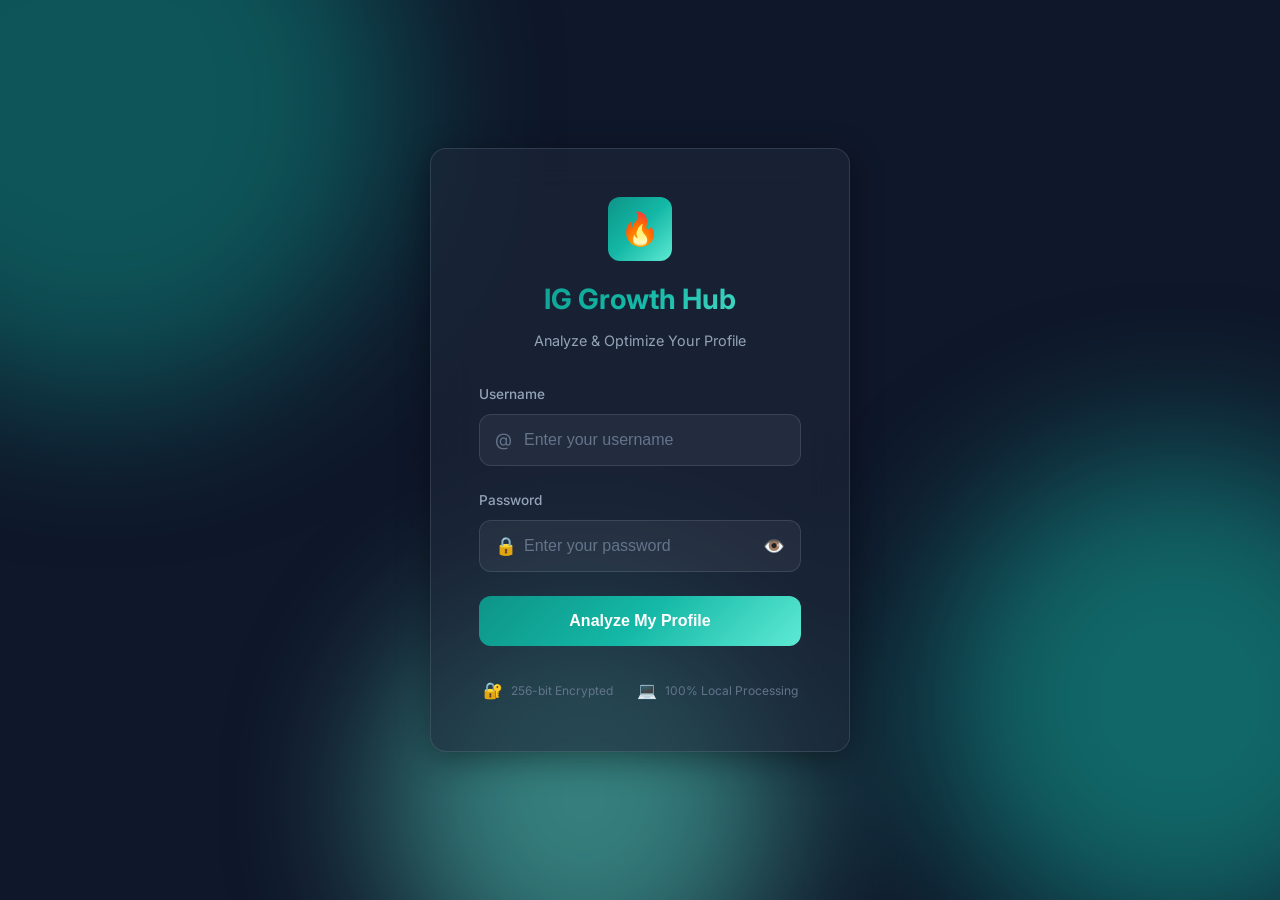
<file: frontend/index.html>
<!DOCTYPE html>
<html lang="en">
<head>
    <meta charset="UTF-8">
    <meta name="viewport" content="width=device-width, initial-scale=1.0">
    <title>IG Growth Hub - Login</title>
    <link href="https://fonts.googleapis.com/css2?family=Inter:wght@400;500;600;700&display=swap" rel="stylesheet">
    <link rel="stylesheet" href="css/style.css">
</head>
<body>
    <!-- Animated Background -->
    <div class="animated-bg">
        <div class="gradient-orb orb-1"></div>
        <div class="gradient-orb orb-2"></div>
        <div class="gradient-orb orb-3"></div>
    </div>

    <!-- Login Container -->
    <div class="login-container">
        <div class="login-card glass-card">
            <!-- Logo -->
            <div class="logo">
                <div class="logo-icon">🔥</div>
                <h1 class="logo-text">IG Growth Hub</h1>
                <p class="logo-subtitle">Analyze & Optimize Your Profile</p>
            </div>

            <!-- Login Form -->
            <form class="login-form" id="loginForm">
                <div class="input-group">
                    <label class="input-label" for="username">Username</label>
                    <div class="input-wrapper">
                        <span class="input-icon">@</span>
                        <input 
                            type="text" 
                            id="username" 
                            class="input-field" 
                            placeholder="Enter your username"
                            autocomplete="username"
                            required
                        >
                    </div>
                </div>

                <div class="input-group">
                    <label class="input-label" for="password">Password</label>
                    <div class="input-wrapper">
                        <span class="input-icon">🔒</span>
                        <input 
                            type="password" 
                            id="password" 
                            class="input-field" 
                            placeholder="Enter your password"
                            autocomplete="current-password"
                            required
                        >
                        <button type="button" class="password-toggle" id="togglePassword">👁️</button>
                    </div>
                </div>

                <button type="submit" class="btn-gradient" id="submitBtn">
                    <span class="btn-text">Analyze My Profile</span>
                </button>

                <!-- Error Message -->
                <div class="error-message" id="errorMessage" style="display: none; color: #FF5252; margin-top: 1rem; font-size: 0.9rem;"></div>
            </form>

            <!-- Trust Badges -->
            <div class="trust-badges">
                <div class="badge">
                    <span class="badge-icon">🔐</span>
                    <span>256-bit Encrypted</span>
                </div>
                <div class="badge">
                    <span class="badge-icon">💻</span>
                    <span>100% Local Processing</span>
                </div>
            </div>
        </div>
    </div>

    <script src="js/app.js"></script>
</body>
</html>
</file>
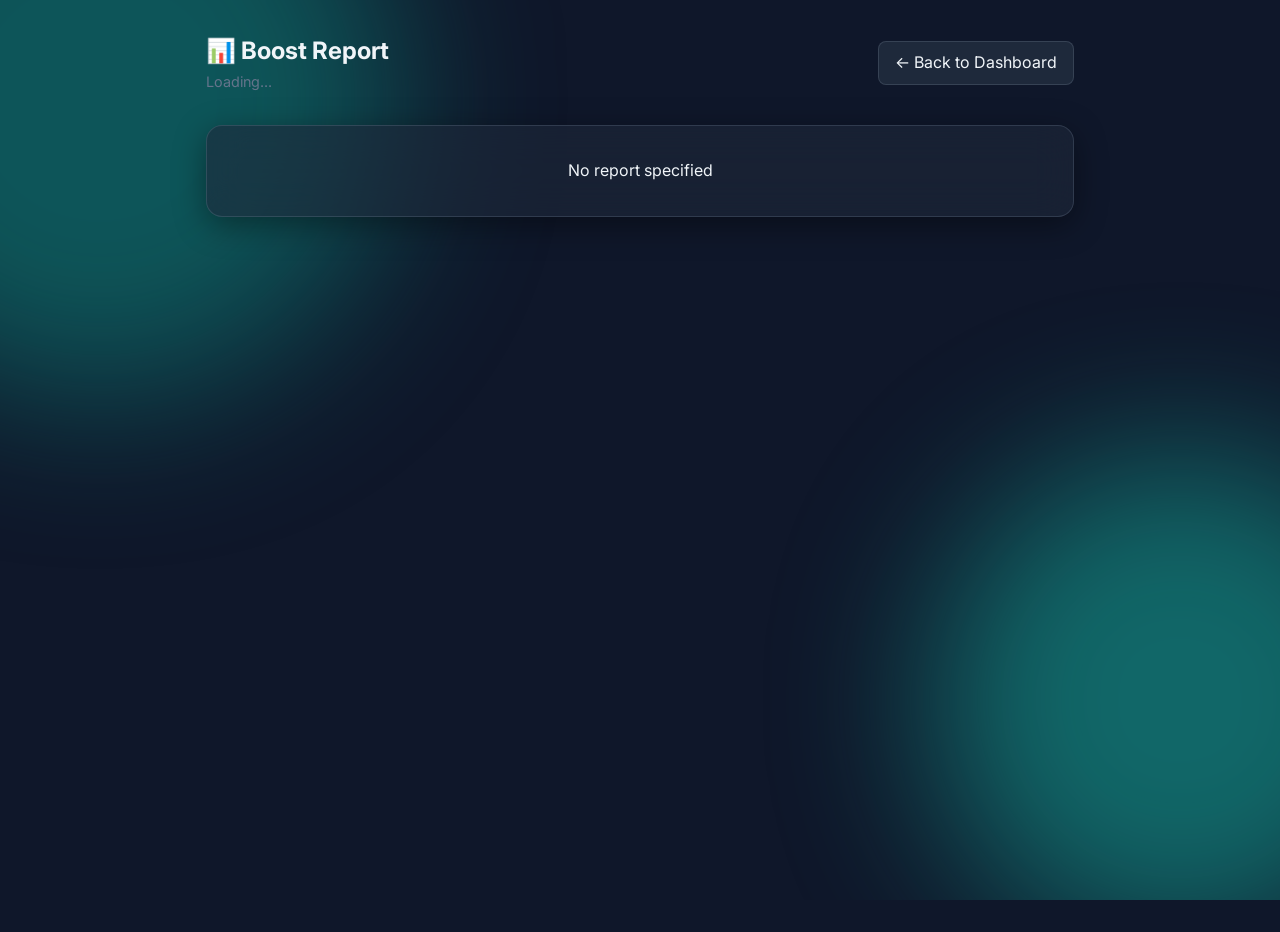
<file: frontend/report.html>
<!DOCTYPE html>
<html lang="en">

<head>
    <meta charset="UTF-8">
    <meta name="viewport" content="width=device-width, initial-scale=1.0">
    <title>Boost Report - IG Growth Hub</title>
    <link href="https://fonts.googleapis.com/css2?family=Inter:wght@300;400;500;600;700&display=swap" rel="stylesheet">
    <link rel="stylesheet" href="css/style.css">
    <style>
        .report-page {
            max-width: 900px;
            margin: 2rem auto;
            padding: 0 1rem;
        }

        .report-header {
            display: flex;
            justify-content: space-between;
            align-items: center;
            margin-bottom: 2rem;
        }

        .back-btn {
            background: var(--bg-secondary);
            color: var(--text-primary);
            border: 1px solid var(--glass-border);
            padding: 0.5rem 1rem;
            border-radius: var(--radius-sm);
            cursor: pointer;
            text-decoration: none;
            display: inline-flex;
            align-items: center;
            gap: 0.5rem;
        }

        .back-btn:hover {
            background: var(--bg-card);
        }

        .report-title {
            font-size: 1.5rem;
            margin: 0;
        }

        .report-meta {
            color: var(--text-muted);
            font-size: 0.9rem;
        }

        .stats-grid {
            display: grid;
            grid-template-columns: repeat(auto-fit, minmax(150px, 1fr));
            gap: 1rem;
            margin-bottom: 2rem;
        }

        .stat-card {
            background: var(--bg-card);
            border: 1px solid var(--glass-border);
            border-radius: var(--radius-md);
            padding: 1.25rem;
            text-align: center;
        }

        .stat-value {
            font-size: 2rem;
            font-weight: 600;
            color: var(--accent-secondary);
        }

        .stat-label {
            font-size: 0.85rem;
            color: var(--text-muted);
            margin-top: 0.25rem;
        }

        .actions-table {
            width: 100%;
            border-collapse: collapse;
            margin-top: 1rem;
        }

        .actions-table th,
        .actions-table td {
            padding: 0.75rem 1rem;
            text-align: left;
            border-bottom: 1px solid var(--glass-border);
        }

        .actions-table th {
            background: var(--bg-secondary);
            font-weight: 500;
            color: var(--text-secondary);
        }

        .actions-table tr:hover {
            background: var(--bg-input);
        }

        .action-link {
            color: var(--accent-secondary);
            text-decoration: none;
        }

        .action-link:hover {
            text-decoration: underline;
        }

        .action-success {
            color: var(--success);
        }

        .action-failed {
            color: var(--error);
        }

        .loading-state {
            text-align: center;
            padding: 3rem;
            color: var(--text-muted);
        }
    </style>
</head>

<body>
    <div class="animated-bg">
        <div class="gradient-orb orb-1"></div>
        <div class="gradient-orb orb-2"></div>
    </div>

    <div class="report-page">
        <div class="report-header">
            <div>
                <h1 class="report-title">📊 Boost Report</h1>
                <p class="report-meta" id="reportMeta">Loading...</p>
            </div>
            <a href="dashboard.html" class="back-btn">← Back to Dashboard</a>
        </div>

        <div id="reportContent">
            <div class="loading-state">Loading report...</div>
        </div>
    </div>

    <script src="js/app.js"></script>
    <script>
        document.addEventListener('DOMContentLoaded', async () => {
            const urlParams = new URLSearchParams(window.location.search);
            const filename = urlParams.get('file');

            if (!filename) {
                document.getElementById('reportContent').innerHTML =
                    '<div class="glass-card" style="padding: 2rem; text-align: center;">No report specified</div>';
                return;
            }

            try {
                const response = await fetch(`${IGGrowthHub.API_BASE}/reports/${encodeURIComponent(filename)}`);
                const report = await response.json();

                if (report.error) {
                    throw new Error(report.error);
                }

                renderReport(report);
            } catch (error) {
                document.getElementById('reportContent').innerHTML =
                    `<div class="glass-card" style="padding: 2rem; text-align: center;">Error: ${error.message}</div>`;
            }
        });

        function renderReport(report) {
            // Update meta
            const createdAt = new Date(report.created_at || report.completed_at);
            document.getElementById('reportMeta').textContent =
                `${report.username || 'Unknown'} • ${createdAt.toLocaleString()} • ${report.status}`;

            // Calculate duration
            let duration = '—';
            if (report.summary && report.summary.duration_seconds) {
                const mins = Math.floor(report.summary.duration_seconds / 60);
                duration = `${mins}m`;
            }

            const actions = report.actions || [];
            const successful = actions.filter(a => a.status === 'success').length;

            document.getElementById('reportContent').innerHTML = `
                <div class="stats-grid">
                    <div class="stat-card">
                        <div class="stat-value">${report.total_actions || actions.length}</div>
                        <div class="stat-label">Total Actions</div>
                    </div>
                    <div class="stat-card">
                        <div class="stat-value">${successful}</div>
                        <div class="stat-label">Successful</div>
                    </div>
                    <div class="stat-card">
                        <div class="stat-value">${duration}</div>
                        <div class="stat-label">Duration</div>
                    </div>
                    <div class="stat-card">
                        <div class="stat-value">${(report.action_types || []).join(', ') || '—'}</div>
                        <div class="stat-label">Action Types</div>
                    </div>
                </div>

                <div class="glass-card" style="padding: 1.5rem;">
                    <h3 style="margin-bottom: 1rem;">📝 Actions Log</h3>
                    <p style="color: var(--text-muted); margin-bottom: 1rem;">Click on usernames or post links to verify on Instagram</p>
                    
                    ${actions.length > 0 ? `
                        <table class="actions-table">
                            <thead>
                                <tr>
                                    <th>Time</th>
                                    <th>Type</th>
                                    <th>Username</th>
                                    <th>Post</th>
                                    <th>Status</th>
                                </tr>
                            </thead>
                            <tbody>
                                ${actions.map(action => {
                const time = new Date(action.timestamp).toLocaleTimeString();
                const username = action.target_username || 'unknown';
                const postUrl = action.target_url || '#';
                return `
                                        <tr>
                                            <td>${time}</td>
                                            <td>${action.action_type}</td>
                                            <td><a href="https://instagram.com/${username}" target="_blank" class="action-link">@${username}</a></td>
                                            <td><a href="${postUrl}" target="_blank" class="action-link">View Post</a></td>
                                            <td class="${action.status === 'success' ? 'action-success' : 'action-failed'}">${action.status}</td>
                                        </tr>
                                    `;
            }).join('')}
                            </tbody>
                        </table>
                    ` : '<p style="color: var(--text-muted);">No actions recorded</p>'}
                </div>
            `;
        }
    </script>
</body>

</html>
</file>
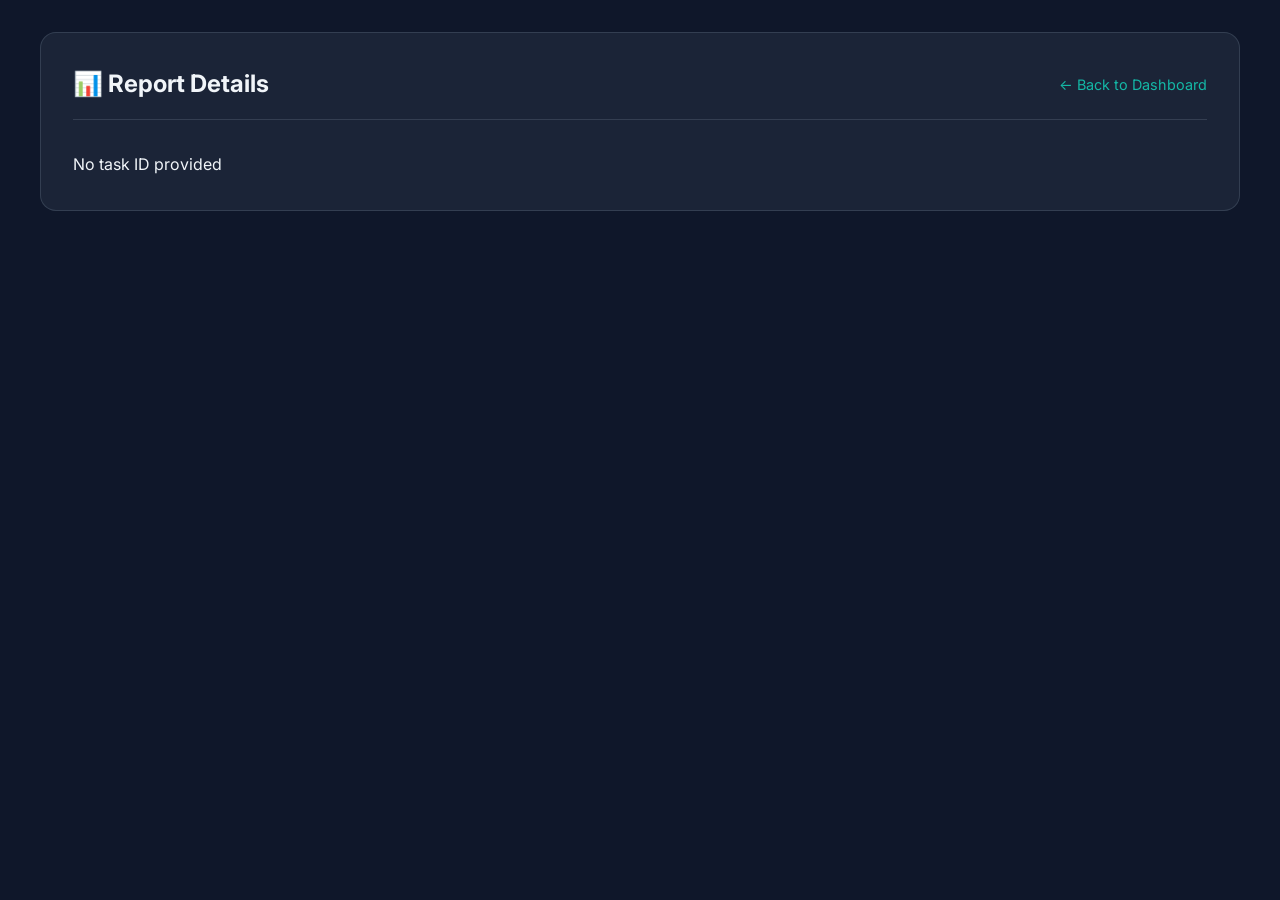
<file: frontend/report_detail.html>
<!DOCTYPE html>
<html lang="en">

<head>
    <meta charset="UTF-8">
    <meta name="viewport" content="width=device-width, initial-scale=1.0">
    <title>Report Details - IG Growth Hub</title>
    <link href="https://fonts.googleapis.com/css2?family=Inter:wght@300;400;500;600;700&display=swap" rel="stylesheet">
    <link rel="stylesheet" href="css/style.css">
    <style>
        body {
            padding: 2rem;
            background: var(--bg-primary);
        }

        .report-container {
            max-width: 1200px;
            margin: 0 auto;
            background: var(--bg-card);
            border-radius: var(--radius-lg);
            padding: 2rem;
            border: 1px solid var(--glass-border);
        }

        .report-header {
            display: flex;
            justify-content: space-between;
            align-items: center;
            margin-bottom: 2rem;
            padding-bottom: 1rem;
            border-bottom: 1px solid var(--glass-border);
        }

        .report-header h1 {
            font-size: 1.5rem;
            color: var(--text-primary);
        }

        .back-link {
            color: var(--accent-secondary);
            text-decoration: none;
            font-size: 0.9rem;
        }

        .back-link:hover {
            text-decoration: underline;
        }

        .summary-grid {
            display: grid;
            grid-template-columns: repeat(4, 1fr);
            gap: 1rem;
            margin-bottom: 2rem;
        }

        .summary-item {
            background: var(--bg-input);
            padding: 1rem;
            border-radius: var(--radius-md);
            text-align: center;
        }

        .summary-item h3 {
            font-size: 1.75rem;
            margin: 0;
            color: var(--text-primary);
        }

        .summary-item.success h3 {
            color: var(--success);
        }

        .summary-item.warn h3 {
            color: var(--warning);
        }

        .summary-item small {
            color: var(--text-muted);
            font-size: 0.8rem;
        }

        .loading {
            text-align: center;
            padding: 3rem;
            color: var(--text-muted);
        }
    </style>
</head>

<body>
    <div class="report-container">
        <div class="report-header">
            <h1>📊 Report Details</h1>
            <a href="dashboard.html" class="back-link">← Back to Dashboard</a>
        </div>

        <div id="reportContent">
            <div class="loading">Loading report...</div>
        </div>
    </div>

    <script>
        const API_BASE = '/api';

        async function loadReport() {
            const urlParams = new URLSearchParams(window.location.search);
            const taskId = urlParams.get('task_id');

            if (!taskId) {
                document.getElementById('reportContent').innerHTML = '<p class="error-msg">No task ID provided</p>';
                return;
            }

            try {
                const response = await fetch(`${API_BASE}/boost/report/${taskId}`);
                const report = await response.json();

                if (!response.ok) throw new Error(report.error);

                renderReport(report, taskId);
            } catch (error) {
                document.getElementById('reportContent').innerHTML = `<p class="error-msg">Failed to load report: ${error.message}</p>`;
            }
        }

        function renderReport(report, taskId) {
            const actions = report.actions || [];
            const skips = actions.filter(a => a.status === 'skipped');
            const success = actions.filter(a => a.status === 'success');

            let durationText = 'N/A';
            if (report.summary && report.summary.duration_seconds) {
                const secs = Math.round(report.summary.duration_seconds);
                const mins = Math.floor(secs / 60);
                const remSecs = secs % 60;
                durationText = mins > 0 ? `${mins}m ${remSecs}s` : `${secs}s`;
            }

            document.getElementById('reportContent').innerHTML = `
                <div class="summary-grid">
                    <div class="summary-item">
                        <h3>${taskId.slice(-8)}</h3>
                        <small>Task ID</small>
                    </div>
                    <div class="summary-item">
                        <h3>${durationText}</h3>
                        <small>Duration</small>
                    </div>
                    <div class="summary-item success">
                        <h3>${success.length}</h3>
                        <small>Successful</small>
                    </div>
                    <div class="summary-item warn">
                        <h3>${skips.length}</h3>
                        <small>Skipped</small>
                    </div>
                </div>

                <h3 style="margin-bottom: 1rem; color: var(--text-primary);">📋 Activity Log</h3>
                <div class="table-responsive">
                    <table class="report-detail-table">
                        <thead>
                            <tr>
                                <th>Time</th>
                                <th>Username</th>
                                <th>Post URL</th>
                                <th>Post Type</th>
                                <th>Action</th>
                                <th>Status</th>
                            </tr>
                        </thead>
                        <tbody>
                            ${actions.map(action => {
                const isSkip = action.status === 'skipped';
                const statusClass = isSkip ? 'text-warn' : 'text-success';
                const statusText = isSkip ? `Skipped: ${action.reason || 'N/A'}` : '✓ Success';
                const postUrl = action.target_url || '#';
                // Determine post type from URL or target_type
                let postType = action.target_type || 'post';
                if (postUrl.includes('/reel/')) {
                    postType = 'Reel';
                } else if (postUrl.includes('/p/')) {
                    postType = 'Image Post';
                } else if (postType === 'reel') {
                    postType = 'Reel';
                } else {
                    postType = 'Image Post';
                }
                return `
                                    <tr class="${isSkip ? 'row-skipped' : ''}">
                                        <td>${new Date(action.timestamp).toLocaleTimeString()}</td>
                                        <td><strong>@${action.target_username || 'unknown'}</strong></td>
                                        <td><a href="${postUrl}" target="_blank" class="post-link">${postUrl.replace('https://www.instagram.com', '')}</a></td>
                                        <td>${postType}</td>
                                        <td>${action.action_type}</td>
                                        <td class="${statusClass}">${statusText}</td>
                                    </tr>
                                `;
            }).join('')}
                        </tbody>
                    </table>
                </div>

                <div style="margin-top: 2rem; text-align: center; color: var(--text-muted); font-size: 0.85rem;">
                    Report generated: ${new Date(report.created_at).toLocaleString()}
                </div>
            `;
        }

        // Load on page ready
        loadReport();
    </script>
</body>

</html>
</file>
<file: frontend/css/style.css>
/* ============================================
   IG GROWTH HUB - Professional Design System
   ============================================ */

/* CSS Variables */
:root {
    /* Accent Colors - Subtle Teal */
    --accent-primary: #0d9488;
    --accent-secondary: #14b8a6;
    --accent-light: #5eead4;
    --accent-dark: #0f766e;

    /* Neutral Dark Theme */
    --bg-primary: #0f172a;
    --bg-secondary: #1e293b;
    --bg-card: rgba(30, 41, 59, 0.8);
    --bg-input: rgba(255, 255, 255, 0.05);

    /* Text Colors */
    --text-primary: #f1f5f9;
    --text-secondary: #94a3b8;
    --text-muted: #64748b;

    /* Status Colors */
    --success: #22c55e;
    --warning: #f59e0b;
    --error: #ef4444;
    --info: #3b82f6;

    /* Glassmorphism */
    --glass-bg: rgba(30, 41, 59, 0.6);
    --glass-border: rgba(148, 163, 184, 0.2);
    --glass-shadow: 0 8px 32px rgba(0, 0, 0, 0.4);

    /* Spacing */
    --spacing-xs: 0.5rem;
    --spacing-sm: 1rem;
    --spacing-md: 1.5rem;
    --spacing-lg: 2rem;
    --spacing-xl: 3rem;

    /* Border Radius */
    --radius-sm: 8px;
    --radius-md: 12px;
    --radius-lg: 16px;
    --radius-xl: 24px;

    /* Transitions */
    --transition-fast: 0.15s ease;
    --transition-normal: 0.3s ease;
    --transition-slow: 0.5s ease;
}

/* Reset & Base */
*,
*::before,
*::after {
    margin: 0;
    padding: 0;
    box-sizing: border-box;
}

html {
    font-size: 16px;
    scroll-behavior: smooth;
}

body {
    font-family: 'Inter', -apple-system, BlinkMacSystemFont, 'Segoe UI', Roboto, sans-serif;
    background: var(--bg-primary);
    color: var(--text-primary);
    min-height: 100vh;
    line-height: 1.6;
    overflow-x: hidden;
}

/* Animated Background */
.animated-bg {
    position: fixed;
    top: 0;
    left: 0;
    width: 100%;
    height: 100%;
    z-index: -1;
    overflow: hidden;
}

.gradient-orb {
    position: absolute;
    border-radius: 50%;
    filter: blur(80px);
    opacity: 0.5;
    animation: float 20s infinite ease-in-out;
}

.orb-1 {
    width: 600px;
    height: 600px;
    background: var(--accent-primary);
    top: -200px;
    left: -200px;
    animation-delay: 0s;
}

.orb-2 {
    width: 500px;
    height: 500px;
    background: var(--accent-secondary);
    top: 50%;
    right: -150px;
    animation-delay: -5s;
}

.orb-3 {
    width: 400px;
    height: 400px;
    background: var(--accent-light);
    bottom: -100px;
    left: 30%;
    animation-delay: -10s;
}

@keyframes float {

    0%,
    100% {
        transform: translate(0, 0) scale(1);
    }

    25% {
        transform: translate(50px, 50px) scale(1.1);
    }

    50% {
        transform: translate(0, 100px) scale(1);
    }

    75% {
        transform: translate(-50px, 50px) scale(0.9);
    }
}

/* Container */
.container {
    width: 100%;
    max-width: 1200px;
    margin: 0 auto;
    padding: 0 var(--spacing-md);
}

/* Glassmorphism Card */
.glass-card {
    background: var(--glass-bg);
    backdrop-filter: blur(20px);
    -webkit-backdrop-filter: blur(20px);
    border: 1px solid var(--glass-border);
    border-radius: var(--radius-lg);
    box-shadow: var(--glass-shadow);
    max-width: 100%;
    overflow-x: hidden;
}

/* ============================================
   LOGIN PAGE STYLES
   ============================================ */

.login-container {
    min-height: 100vh;
    display: flex;
    align-items: center;
    justify-content: center;
    padding: var(--spacing-lg);
}

.login-card {
    width: 100%;
    max-width: 420px;
    padding: var(--spacing-xl);
    text-align: center;
    animation: slideUp 0.6s ease;
}

@keyframes slideUp {
    from {
        opacity: 0;
        transform: translateY(30px);
    }

    to {
        opacity: 1;
        transform: translateY(0);
    }
}

/* Logo */
.logo {
    margin-bottom: var(--spacing-lg);
}

.logo-icon {
    width: 64px;
    height: 64px;
    margin: 0 auto var(--spacing-sm);
    background: linear-gradient(135deg, var(--accent-primary), var(--accent-secondary), var(--accent-light));
    border-radius: var(--radius-md);
    display: flex;
    align-items: center;
    justify-content: center;
    font-size: 32px;
    animation: pulse 2s infinite;
}

@keyframes pulse {

    0%,
    100% {
        transform: scale(1);
    }

    50% {
        transform: scale(1.05);
    }
}

.logo-text {
    font-size: 1.75rem;
    font-weight: 700;
    background: linear-gradient(135deg, var(--accent-primary), var(--accent-secondary), var(--accent-light));
    -webkit-background-clip: text;
    -webkit-text-fill-color: transparent;
    background-clip: text;
}

.logo-subtitle {
    color: var(--text-secondary);
    font-size: 0.9rem;
    margin-top: var(--spacing-xs);
}

/* Form */
.login-form {
    margin-top: var(--spacing-lg);
}

.input-group {
    margin-bottom: var(--spacing-md);
    text-align: left;
}

.input-label {
    display: block;
    font-size: 0.85rem;
    color: var(--text-secondary);
    margin-bottom: var(--spacing-xs);
    font-weight: 500;
}

.input-wrapper {
    position: relative;
}

.input-icon {
    position: absolute;
    left: var(--spacing-sm);
    top: 50%;
    transform: translateY(-50%);
    color: var(--text-muted);
    font-size: 1.1rem;
}

.input-field {
    width: 100%;
    padding: var(--spacing-sm) var(--spacing-sm) var(--spacing-sm) 2.75rem;
    background: var(--bg-input);
    border: 1px solid var(--glass-border);
    border-radius: var(--radius-md);
    color: var(--text-primary);
    font-size: 1rem;
    transition: all var(--transition-normal);
}

.input-field::placeholder {
    color: var(--text-muted);
}

.input-field:focus {
    outline: none;
    border-color: var(--accent-secondary);
    box-shadow: 0 0 0 3px rgba(225, 48, 108, 0.2);
}

.password-toggle {
    position: absolute;
    right: var(--spacing-sm);
    top: 50%;
    transform: translateY(-50%);
    background: none;
    border: none;
    color: var(--text-muted);
    cursor: pointer;
    font-size: 1.1rem;
    transition: color var(--transition-fast);
}

.password-toggle:hover {
    color: var(--text-secondary);
}

/* Gradient Button */
.btn-gradient {
    width: 100%;
    padding: var(--spacing-sm) var(--spacing-lg);
    background: linear-gradient(135deg, var(--accent-primary), var(--accent-secondary), var(--accent-light));
    border: none;
    border-radius: var(--radius-md);
    color: white;
    font-size: 1rem;
    font-weight: 600;
    cursor: pointer;
    transition: all var(--transition-normal);
    position: relative;
    overflow: hidden;
}

.btn-gradient::before {
    content: '';
    position: absolute;
    top: 0;
    left: -100%;
    width: 100%;
    height: 100%;
    background: linear-gradient(90deg, transparent, rgba(255, 255, 255, 0.2), transparent);
    transition: left 0.5s;
}

.btn-gradient:hover::before {
    left: 100%;
}

.btn-gradient:hover {
    transform: translateY(-2px);
    box-shadow: 0 10px 30px rgba(131, 58, 180, 0.4);
}

.btn-gradient:active {
    transform: translateY(0);
}

.btn-gradient:disabled {
    opacity: 0.7;
    cursor: not-allowed;
    transform: none;
}

/* Loading Spinner */
.spinner {
    display: inline-block;
    width: 20px;
    height: 20px;
    border: 2px solid rgba(255, 255, 255, 0.3);
    border-top-color: white;
    border-radius: 50%;
    animation: spin 0.8s linear infinite;
    margin-right: var(--spacing-xs);
}

@keyframes spin {
    to {
        transform: rotate(360deg);
    }
}

/* Trust Badges */
.trust-badges {
    display: flex;
    justify-content: center;
    gap: var(--spacing-md);
    margin-top: var(--spacing-lg);
}

.badge {
    display: flex;
    align-items: center;
    gap: var(--spacing-xs);
    font-size: 0.75rem;
    color: var(--text-muted);
}

.badge-icon {
    font-size: 1rem;
    color: var(--success);
}

/* ============================================
   DASHBOARD STYLES
   ============================================ */

.dashboard {
    min-height: 100vh;
    padding: var(--spacing-lg) 0;
}

/* Header */
.dashboard-header {
    display: flex;
    justify-content: space-between;
    align-items: center;
    padding: var(--spacing-md) 0;
    margin-bottom: var(--spacing-lg);
}

.header-logo {
    display: flex;
    align-items: center;
    gap: var(--spacing-sm);
}

.header-logo-icon {
    width: 40px;
    height: 40px;
    background: linear-gradient(135deg, var(--accent-primary), var(--accent-secondary));
    border-radius: var(--radius-sm);
    display: flex;
    align-items: center;
    justify-content: center;
    font-size: 20px;
}

.header-logo-text {
    font-size: 1.25rem;
    font-weight: 700;
    background: linear-gradient(135deg, var(--accent-primary), var(--accent-secondary));
    -webkit-background-clip: text;
    -webkit-text-fill-color: transparent;
    background-clip: text;
}

.user-info {
    display: flex;
    align-items: center;
    gap: var(--spacing-sm);
}

.user-avatar {
    width: 40px;
    height: 40px;
    border-radius: 50%;
    background: linear-gradient(135deg, var(--accent-primary), var(--accent-light));
    display: flex;
    align-items: center;
    justify-content: center;
    font-weight: 600;
}

.btn-logout {
    background: var(--bg-input);
    border: 1px solid var(--glass-border);
    color: var(--text-secondary);
    padding: var(--spacing-xs) var(--spacing-sm);
    border-radius: var(--radius-sm);
    cursor: pointer;
    transition: all var(--transition-fast);
}

.btn-logout:hover {
    background: var(--error);
    border-color: var(--error);
    color: white;
}

/* Dashboard Grid */
.dashboard-grid {
    display: grid;
    grid-template-columns: 300px 1fr;
    gap: var(--spacing-lg);
}

@media (max-width: 900px) {
    .dashboard-grid {
        grid-template-columns: 1fr;
    }
}

/* Profile Card */
.profile-card {
    padding: var(--spacing-lg);
    text-align: center;
}

.profile-icon {
    width: 80px;
    height: 80px;
    border-radius: 50%;
    margin: 0 auto var(--spacing-md);
    background: linear-gradient(135deg, var(--accent-primary), var(--accent-secondary));
    display: flex;
    align-items: center;
    justify-content: center;
    font-size: 2.5rem;
}

.profile-name {
    font-size: 1.25rem;
    font-weight: 600;
    margin-bottom: var(--spacing-xs);
}

.profile-username {
    color: var(--text-secondary);
    font-size: 0.9rem;
}

.profile-stats {
    display: grid;
    grid-template-columns: repeat(3, 1fr);
    gap: var(--spacing-sm);
    margin-top: var(--spacing-lg);
    padding-top: var(--spacing-lg);
    border-top: 1px solid var(--glass-border);
}

.stat-item {
    text-align: center;
}

.stat-value {
    font-size: 1.25rem;
    font-weight: 700;
    background: linear-gradient(135deg, var(--accent-primary), var(--accent-secondary));
    -webkit-background-clip: text;
    -webkit-text-fill-color: transparent;
    background-clip: text;
}

.stat-label {
    font-size: 0.75rem;
    color: var(--text-muted);
    text-transform: uppercase;
    letter-spacing: 0.5px;
}

/* Navigation Menu */
.sidebar-nav {
    display: flex;
    flex-direction: column;
    gap: var(--spacing-sm);
    margin-top: var(--spacing-lg);
    border-top: 1px solid var(--glass-border);
    padding-top: var(--spacing-lg);
}

.nav-item {
    display: flex;
    align-items: center;
    gap: var(--spacing-md);
    padding: var(--spacing-sm) var(--spacing-md);
    border-radius: var(--radius-md);
    background: transparent;
    border: none;
    color: var(--text-secondary);
    font-size: 1rem;
    font-weight: 500;
    cursor: pointer;
    transition: all var(--transition-normal);
    text-align: left;
    width: 100%;
}

.nav-item:hover {
    background: rgba(255, 255, 255, 0.05);
    color: var(--text-primary);
}

.nav-item.active {
    background: linear-gradient(90deg, rgba(13, 148, 136, 0.2), transparent);
    color: var(--accent-light);
    border-left: 3px solid var(--accent-light);
}

.nav-icon {
    font-size: 1.25rem;
}

/* Main Content */
.main-content {
    display: flex;
    flex-direction: column;
    gap: var(--spacing-lg);
}

.view-section {
    display: none;
}

.view-section.active {
    display: block;
    animation: fadeIn 0.3s ease-out;
}

@keyframes fadeIn {
    from {
        opacity: 0;
        transform: translateY(10px);
    }

    to {
        opacity: 1;
        transform: translateY(0);
    }
}

/* Score Card */
.score-card {
    padding: var(--spacing-lg);
}

.score-header {
    display: flex;
    align-items: center;
    justify-content: space-between;
    margin-bottom: var(--spacing-lg);
}

.score-title {
    font-size: 1.25rem;
    font-weight: 600;
}

.score-badge {
    padding: var(--spacing-xs) var(--spacing-sm);
    border-radius: var(--radius-sm);
    font-size: 0.8rem;
    font-weight: 600;
}

.score-badge.excellent {
    background: rgba(0, 200, 83, 0.2);
    color: var(--success);
}

.score-badge.good {
    background: rgba(255, 179, 0, 0.2);
    color: var(--warning);
}

.score-badge.needs-work {
    background: rgba(255, 82, 82, 0.2);
    color: var(--error);
}

/* Score Ring */
.score-ring-container {
    display: flex;
    align-items: center;
    gap: var(--spacing-xl);
}

.score-ring {
    position: relative;
    width: 180px;
    height: 180px;
    flex-shrink: 0;
}

.score-ring svg {
    transform: rotate(-90deg);
}

.score-ring-bg {
    fill: none;
    stroke: var(--bg-input);
    stroke-width: 12;
}

.score-ring-progress {
    fill: none;
    stroke: url(#scoreGradient);
    stroke-width: 12;
    stroke-linecap: round;
    stroke-dasharray: 502;
    stroke-dashoffset: 502;
    transition: stroke-dashoffset 1.5s ease;
}

.score-value {
    position: absolute;
    top: 50%;
    left: 50%;
    transform: translate(-50%, -50%);
    text-align: center;
}

.score-number {
    font-size: 3rem;
    font-weight: 700;
    background: linear-gradient(135deg, var(--accent-primary), var(--accent-secondary));
    -webkit-background-clip: text;
    -webkit-text-fill-color: transparent;
    background-clip: text;
}

.score-label {
    font-size: 0.85rem;
    color: var(--text-muted);
}

/* Score Breakdown */
.score-breakdown {
    flex: 1;
}

.breakdown-item {
    display: flex;
    align-items: center;
    gap: var(--spacing-sm);
    padding: var(--spacing-xs) 0;
}

.breakdown-icon {
    width: 24px;
    height: 24px;
    border-radius: 50%;
    display: flex;
    align-items: center;
    justify-content: center;
    font-size: 0.8rem;
}

.breakdown-icon.pass {
    background: rgba(0, 200, 83, 0.2);
    color: var(--success);
}

.breakdown-icon.warn {
    background: rgba(255, 179, 0, 0.2);
    color: var(--warning);
}

.breakdown-icon.fail {
    background: rgba(255, 82, 82, 0.2);
    color: var(--error);
}

.breakdown-text {
    flex: 1;
    font-size: 0.9rem;
    color: var(--text-secondary);
}

.breakdown-score {
    font-weight: 600;
    font-size: 0.85rem;
}

/* Suggestions Card */
.suggestions-card {
    padding: var(--spacing-lg);
}

.suggestions-title {
    font-size: 1.25rem;
    font-weight: 600;
    margin-bottom: var(--spacing-md);
    display: flex;
    align-items: center;
    gap: var(--spacing-sm);
}

.suggestion-item {
    background: var(--bg-input);
    border-radius: var(--radius-md);
    padding: var(--spacing-md);
    margin-bottom: var(--spacing-sm);
    border-left: 4px solid var(--accent-secondary);
    transition: all var(--transition-fast);
}

.suggestion-item:hover {
    background: rgba(255, 255, 255, 0.08);
}

.suggestion-item.priority-high {
    border-left-color: var(--error);
}

.suggestion-item.priority-medium {
    border-left-color: var(--warning);
}

.suggestion-item.priority-low {
    border-left-color: var(--success);
}

.suggestion-header {
    display: flex;
    justify-content: space-between;
    align-items: center;
    margin-bottom: var(--spacing-xs);
}

.suggestion-category {
    font-size: 0.75rem;
    text-transform: uppercase;
    letter-spacing: 0.5px;
    color: var(--accent-secondary);
    font-weight: 600;
}

.suggestion-priority {
    font-size: 0.7rem;
    font-weight: 600;
    padding: 0.2rem 0.5rem;
    border-radius: var(--radius-sm);
    background: rgba(255, 255, 255, 0.05);
}

.suggestion-text {
    font-size: 0.95rem;
    color: var(--text-primary);
    margin-bottom: var(--spacing-sm);
    line-height: 1.5;
}

.suggestion-example {
    font-size: 0.85rem;
    color: var(--text-muted);
    background: rgba(255, 255, 255, 0.03);
    padding: var(--spacing-sm);
    border-radius: var(--radius-sm);
    line-height: 1.5;
}

/* Booster Card */
.booster-card {
    padding: var(--spacing-lg);
}

.booster-header {
    display: flex;
    align-items: center;
    justify-content: space-between;
    margin-bottom: var(--spacing-lg);
}

.booster-title {
    font-size: 1.25rem;
    font-weight: 600;
    display: flex;
    align-items: center;
    gap: var(--spacing-sm);
}

.booster-controls {
    display: grid;
    grid-template-columns: repeat(auto-fit, minmax(200px, 1fr));
    gap: var(--spacing-md);
    margin-bottom: var(--spacing-lg);
}

.control-group {
    background: var(--bg-input);
    padding: var(--spacing-md);
    border-radius: var(--radius-md);
}

/* ============================================
   ANALYTICS & REPORTS STYLES
   ============================================ */

.full-width {
    width: 100%;
    padding: var(--spacing-lg);
}

.analytics-grid {
    display: grid;
    grid-template-columns: repeat(auto-fit, minmax(300px, 1fr));
    gap: var(--spacing-lg);
    margin: var(--spacing-lg) 0;
}

.prediction-card,
.stats-card {
    background: var(--bg-input);
    border: 1px solid var(--glass-border);
    border-radius: var(--radius-md);
    padding: var(--spacing-md);
}

.prediction-card {
    display: flex;
    align-items: center;
    gap: var(--spacing-md);
    background: linear-gradient(135deg, rgba(13, 148, 136, 0.1), rgba(15, 23, 42, 0.4));
}

.pred-icon {
    font-size: 2.5rem;
    background: rgba(255, 255, 255, 0.05);
    width: 60px;
    height: 60px;
    border-radius: 50%;
    display: flex;
    align-items: center;
    justify-content: center;
}

.pred-stat {
    margin-top: var(--spacing-sm);
    display: flex;
    align-items: center;
    gap: var(--spacing-xs);
    font-size: 1.1rem;
}

.pred-stat .value {
    color: var(--accent-light);
    font-weight: 700;
}

.charts-container {
    display: grid;
    grid-template-columns: 1fr 1fr;
    gap: var(--spacing-lg);
    margin-top: var(--spacing-lg);
}

@media (max-width: 768px) {
    .charts-container {
        grid-template-columns: 1fr;
    }
}

.chart-wrapper {
    background: rgba(0, 0, 0, 0.2);
    border-radius: var(--radius-md);
    padding: var(--spacing-md);
}

.reports-container {
    display: flex;
    flex-direction: column;
    gap: var(--spacing-md);
    margin-top: var(--spacing-lg);
}

.report-item {
    background: var(--bg-input);
    border-radius: var(--radius-sm);
    padding: var(--spacing-md);
    border: 1px solid transparent;
    transition: all var(--transition-fast);
}

.report-item:hover {
    border-color: var(--glass-border);
    background: rgba(255, 255, 255, 0.05);
}

.report-header {
    display: flex;
    justify-content: space-between;
    margin-bottom: var(--spacing-sm);
}

.report-date {
    color: var(--text-muted);
    font-size: 0.9rem;
}

.report-status.completed {
    color: var(--success);
}

.report-status.failed {
    color: var(--error);
}

.report-stats-grid {
    display: flex;
    gap: var(--spacing-lg);
    margin-top: var(--spacing-sm);
}

.skips-list {
    margin-top: var(--spacing-sm);
    max-height: 150px;
    overflow-y: auto;
}

.skip-item {
    display: flex;
    justify-content: space-between;
    font-size: 0.9rem;
    padding: 4px 0;
    border-bottom: 1px solid rgba(255, 255, 255, 0.05);
}

.skip-reason {
    color: var(--warning);
}

/* Scrollbar for lists */
.skips-list::-webkit-scrollbar {
    width: 6px;
}

.skips-list::-webkit-scrollbar-thumb {
    background: var(--glass-border);
    border-radius: 3px;
}

.control-label {
    font-size: 0.85rem;
    color: var(--text-secondary);
    margin-bottom: var(--spacing-sm);
    display: block;
}

/* Status Badge */
.status-badge {
    display: flex;
    align-items: center;
    gap: 0.5rem;
    padding: 0.4rem 1rem;
    background: rgba(16, 185, 129, 0.1);
    border-radius: 2rem;
    font-size: 0.85rem;
    color: var(--success);
}

.status-badge.running {
    background: rgba(255, 179, 0, 0.1);
    color: var(--warning);
}

/* Action Chips */
.action-chips {
    display: flex;
    gap: 0.75rem;
    margin-bottom: 1.5rem;
    flex-wrap: wrap;
}

.action-chip {
    display: flex;
    align-items: center;
    gap: 0.5rem;
    padding: 0.75rem 1.25rem;
    background: var(--bg-input);
    border: 2px solid transparent;
    border-radius: 2rem;
    cursor: pointer;
    transition: all 0.2s ease;
    color: var(--text-secondary);
}

.action-chip:hover {
    background: rgba(255, 255, 255, 0.08);
    border-color: var(--accent-secondary);
}

.action-chip.active {
    background: linear-gradient(135deg, var(--accent-primary), var(--accent-secondary));
    color: white;
    border-color: transparent;
    box-shadow: 0 4px 15px rgba(13, 148, 136, 0.3);
}

.chip-icon {
    font-size: 1.1rem;
}

.chip-label {
    font-weight: 500;
    font-size: 0.9rem;
}

/* Comment Input */
.comment-input-group {
    margin-bottom: 1.5rem;
}

.comment-textarea {
    width: 100%;
    min-height: 80px;
    padding: 1rem;
    background: var(--bg-input);
    border: 1px solid var(--glass-border);
    border-radius: var(--radius-md);
    color: var(--text-primary);
    font-family: inherit;
    resize: vertical;
}

.comment-textarea:focus {
    outline: none;
    border-color: var(--accent-secondary);
}

/* Intensity Control */
.intensity-control {
    margin-bottom: 1.5rem;
}

.intensity-header {
    display: flex;
    justify-content: space-between;
    align-items: center;
    margin-bottom: 0.75rem;
}

.intensity-label {
    font-size: 0.9rem;
    color: var(--text-secondary);
}

.intensity-value {
    font-weight: 600;
    color: var(--accent-secondary);
}

/* Intensity Slider */
.intensity-slider {
    width: 100%;
    -webkit-appearance: none;
    appearance: none;
    height: 8px;
    border-radius: 4px;
    background: var(--bg-secondary);
    outline: none;
}

.intensity-slider::-webkit-slider-thumb {
    -webkit-appearance: none;
    width: 24px;
    height: 24px;
    border-radius: 50%;
    background: linear-gradient(135deg, var(--accent-primary), var(--accent-secondary));
    cursor: pointer;
    box-shadow: 0 2px 10px rgba(13, 148, 136, 0.4);
    transition: transform 0.2s;
}

.intensity-slider::-webkit-slider-thumb:hover {
    transform: scale(1.1);
}

.intensity-scale {
    display: flex;
    justify-content: space-between;
    font-size: 0.75rem;
    color: var(--text-muted);
    margin-top: 0.5rem;
}

/* Progress Section */
.progress-section {
    background: var(--bg-input);
    border-radius: var(--radius-md);
    padding: 1.25rem;
    margin-bottom: 1.5rem;
}

.progress-info {
    display: flex;
    justify-content: space-between;
    margin-bottom: 0.75rem;
}

.progress-label {
    color: var(--text-secondary);
    font-size: 0.9rem;
}

.progress-percent {
    font-weight: 700;
    color: var(--accent-secondary);
}

.progress-track {
    height: 8px;
    background: var(--bg-secondary);
    border-radius: 4px;
    overflow: hidden;
    margin-bottom: 0.5rem;
}

.progress-fill {
    height: 100%;
    background: linear-gradient(90deg, var(--accent-primary), var(--accent-secondary));
    border-radius: 4px;
    transition: width 0.3s ease;
}

.progress-details {
    font-size: 0.85rem;
    color: var(--text-muted);
}

/* Live Feed */
.live-feed {
    max-height: 150px;
    overflow-y: auto;
    margin-top: 1rem;
}

.feed-items {
    display: flex;
    flex-direction: column;
    gap: 0.5rem;
}

/* Boost Action Button */
.boost-action {
    display: flex;
    gap: 1rem;
    margin-bottom: 1rem;
}

.boost-btn {
    flex: 1;
    display: flex;
    align-items: center;
    justify-content: center;
    gap: 0.75rem;
    padding: 1rem 2rem;
    background: linear-gradient(135deg, var(--accent-primary), var(--accent-secondary));
    border: none;
    border-radius: var(--radius-lg);
    color: white;
    font-size: 1.1rem;
    font-weight: 600;
    cursor: pointer;
    transition: all 0.3s ease;
    box-shadow: 0 4px 20px rgba(13, 148, 136, 0.3);
}

.boost-btn:hover {
    transform: translateY(-2px);
    box-shadow: 0 6px 25px rgba(13, 148, 136, 0.4);
}

.boost-btn:active {
    transform: translateY(0);
}

.boost-btn-icon {
    font-size: 1.3rem;
}

.stop-btn {
    padding: 1rem 2rem;
    background: var(--error);
    border: none;
    border-radius: var(--radius-lg);
    color: white;
    font-weight: 600;
    cursor: pointer;
    transition: all 0.2s;
}

.stop-btn:hover {
    background: #ff3333;
}

/* Limits Bar */
.limits-bar {
    display: flex;
    justify-content: center;
    gap: 1.5rem;
    padding: 0.75rem;
    background: rgba(255, 255, 255, 0.03);
    border-radius: var(--radius-md);
    font-size: 0.85rem;
    color: var(--text-muted);
}

.limits-label {
    font-weight: 600;
    color: var(--text-secondary);
}

.limit-item {
    display: flex;
    align-items: center;
    gap: 0.25rem;
}

/* Status Panel (legacy support) */
.status-panel {
    background: var(--bg-input);
    border-radius: var(--radius-md);
    padding: var(--spacing-md);
    display: flex;
    align-items: center;
    justify-content: space-between;
}

.status-indicator {
    display: flex;
    align-items: center;
    gap: var(--spacing-sm);
}

.status-dot {
    width: 10px;
    height: 10px;
    border-radius: 50%;
    background: var(--text-muted);
}

.status-dot.ready {
    background: var(--success);
    animation: pulse-dot 2s infinite;
}

.status-dot.running {
    background: var(--warning);
    animation: pulse-dot 0.5s infinite;
}

@keyframes pulse-dot {

    0%,
    100% {
        opacity: 1;
    }

    50% {
        opacity: 0.5;
    }
}

.status-text {
    font-size: 0.9rem;
    color: var(--text-secondary);
}

/* Toast Notifications */
.toast-container {
    position: fixed;
    bottom: var(--spacing-lg);
    right: var(--spacing-lg);
    z-index: 1000;
    display: flex;
    flex-direction: column;
    gap: var(--spacing-sm);
}

.toast {
    background: var(--bg-card);
    backdrop-filter: blur(20px);
    border: 1px solid var(--glass-border);
    border-radius: var(--radius-md);
    padding: var(--spacing-sm) var(--spacing-md);
    display: flex;
    align-items: center;
    gap: var(--spacing-sm);
    animation: slideIn 0.3s ease;
    min-width: 300px;
}

@keyframes slideIn {
    from {
        opacity: 0;
        transform: translateX(50px);
    }

    to {
        opacity: 1;
        transform: translateX(0);
    }
}

.toast.success {
    border-left: 3px solid var(--success);
}

.toast.error {
    border-left: 3px solid var(--error);
}

.toast.warning {
    border-left: 3px solid var(--warning);
}

.toast.info {
    border-left: 3px solid var(--info);
}

/* Responsive */
@media (max-width: 600px) {
    .login-card {
        padding: var(--spacing-lg);
    }

    .score-ring-container {
        flex-direction: column;
    }

    .trust-badges {
        flex-direction: column;
        align-items: center;
    }
}

/* ============================================
   NEW GROWTH BOOSTER STYLES
   ============================================ */

/* Action Checkboxes */
.action-checkboxes {
    display: grid;
    grid-template-columns: repeat(2, 1fr);
    gap: var(--spacing-sm);
}

.action-checkbox {
    display: flex;
    align-items: center;
    gap: var(--spacing-xs);
    padding: var(--spacing-xs) var(--spacing-sm);
    background: var(--bg-secondary);
    border: 1px solid var(--glass-border);
    border-radius: var(--radius-sm);
    cursor: pointer;
    transition: all var(--transition-fast);
}

.action-checkbox:hover {
    border-color: var(--accent-secondary);
}

.action-checkbox input[type="checkbox"] {
    width: 16px;
    height: 16px;
    accent-color: var(--accent-secondary);
}

.action-checkbox input[type="checkbox"]:checked+.checkbox-label {
    color: var(--text-primary);
}

.checkbox-label {
    color: var(--text-secondary);
    font-size: 0.9rem;
}

/* Comment Templates */
.comment-templates-group {
    grid-column: 1 / -1;
}

.comment-textarea {
    width: 100%;
    min-height: 100px;
    padding: var(--spacing-sm);
    background: var(--bg-secondary);
    border: 1px solid var(--glass-border);
    border-radius: var(--radius-sm);
    color: var(--text-primary);
    font-family: inherit;
    font-size: 0.9rem;
    resize: vertical;
    transition: border-color var(--transition-fast);
}

.comment-textarea:focus {
    outline: none;
    border-color: var(--accent-secondary);
}

.comment-textarea::placeholder {
    color: var(--text-muted);
}

.templates-hint {
    font-size: 0.75rem;
    color: var(--text-muted);
    margin-top: var(--spacing-xs);
}

/* Progress Panel */
.progress-panel {
    background: var(--bg-input);
    border-radius: var(--radius-md);
    padding: var(--spacing-md);
    margin-bottom: var(--spacing-md);
}

.progress-header {
    display: flex;
    justify-content: space-between;
    align-items: center;
    margin-bottom: var(--spacing-sm);
}

.progress-title {
    font-weight: 600;
    color: var(--text-primary);
}

.progress-percent {
    font-size: 1.25rem;
    font-weight: 700;
    background: linear-gradient(135deg, var(--accent-primary), var(--accent-secondary));
    -webkit-background-clip: text;
    -webkit-text-fill-color: transparent;
    background-clip: text;
}

.progress-bar-container {
    height: 8px;
    background: var(--bg-secondary);
    border-radius: 4px;
    overflow: hidden;
    margin-bottom: var(--spacing-sm);
}

.progress-bar {
    height: 100%;
    background: linear-gradient(90deg, var(--accent-primary), var(--accent-secondary), var(--accent-light));
    border-radius: 4px;
    transition: width 0.5s ease;
}

.progress-stats {
    font-size: 0.85rem;
    color: var(--text-secondary);
    text-align: center;
}

/* Action Feed */
.action-feed {
    margin-top: var(--spacing-md);
    padding-top: var(--spacing-md);
    border-top: 1px solid var(--glass-border);
}

.feed-title {
    font-size: 0.9rem;
    font-weight: 600;
    margin-bottom: var(--spacing-sm);
    color: var(--text-secondary);
}

.feed-items {
    max-height: 150px;
    overflow-y: auto;
}

.feed-item {
    display: flex;
    align-items: center;
    gap: var(--spacing-sm);
    padding: var(--spacing-xs);
    background: var(--bg-secondary);
    border-radius: var(--radius-sm);
    margin-bottom: var(--spacing-xs);
    font-size: 0.85rem;
    animation: fadeIn 0.3s ease;
}

@keyframes fadeIn {
    from {
        opacity: 0;
        transform: translateX(-10px);
    }

    to {
        opacity: 1;
        transform: translateX(0);
    }
}

.feed-item-icon {
    font-size: 1rem;
}

.feed-item-text {
    flex: 1;
    color: var(--text-secondary);
}

.feed-item-time {
    font-size: 0.75rem;
    color: var(--text-muted);
}

/* Boost Buttons */
.boost-buttons {
    display: flex;
    gap: var(--spacing-sm);
}

.btn-stop {
    padding: var(--spacing-xs) var(--spacing-md);
    background: var(--error);
    border: none;
    border-radius: var(--radius-sm);
    color: white;
    font-weight: 600;
    cursor: pointer;
    transition: all var(--transition-fast);
}

.btn-stop:hover {
    background: #ff3333;
    transform: translateY(-1px);
}

/* Modal */
.modal {
    position: fixed;
    top: 0;
    left: 0;
    width: 100%;
    height: 100%;
    background: rgba(0, 0, 0, 0.7);
    backdrop-filter: blur(5px);
    display: flex;
    align-items: center;
    justify-content: center;
    z-index: 1000;
}

.modal-content {
    width: 90%;
    max-width: 600px;
    max-height: 80vh;
    overflow-y: auto;
    padding: var(--spacing-lg);
}

.modal-header {
    display: flex;
    justify-content: space-between;
    align-items: center;
    margin-bottom: var(--spacing-lg);
    padding-bottom: var(--spacing-md);
    border-bottom: 1px solid var(--glass-border);
}

.modal-header h3 {
    font-size: 1.25rem;
    font-weight: 600;
}

.modal-close {
    width: 32px;
    height: 32px;
    background: var(--bg-input);
    border: none;
    border-radius: 50%;
    color: var(--text-secondary);
    font-size: 1.5rem;
    cursor: pointer;
    display: flex;
    align-items: center;
    justify-content: center;
    transition: all var(--transition-fast);
}

.modal-close:hover {
    background: var(--error);
    color: white;
}

/* Keyword Input Styles */
.keyword-input-group {
    margin-bottom: var(--spacing-lg);
}

.keyword-input-wrapper {
    display: flex;
    gap: var(--spacing-sm);
    margin-bottom: var(--spacing-sm);
}

.keyword-input-wrapper input {
    flex: 1;
}

.add-keyword-btn {
    width: 42px;
    height: 42px;
    border: none;
    border-radius: var(--radius-md);
    background: var(--primary-gradient);
    color: white;
    font-size: 1.5rem;
    cursor: pointer;
    display: flex;
    align-items: center;
    justify-content: center;
    transition: transform var(--transition-fast);
}

.add-keyword-btn:hover {
    transform: scale(1.05);
}

.keywords-list {
    display: flex;
    flex-wrap: wrap;
    gap: var(--spacing-sm);
    margin-bottom: var(--spacing-sm);
    min-height: 32px;
}

.keyword-tag {
    background: rgba(255, 255, 255, 0.05);
    border: 1px solid var(--glass-border);
    padding: 4px 12px;
    border-radius: 100px;
    font-size: 0.9rem;
    color: var(--text-primary);
    display: flex;
    align-items: center;
    gap: 8px;
    animation: fadeIn 0.3s ease;
}

.remove-keyword {
    cursor: pointer;
    color: var(--text-secondary);
    font-weight: bold;
    font-size: 1.1rem;
    line-height: 1;
}

.remove-keyword:hover {
    color: var(--error);
}

.input-hint {
    font-size: 0.8rem;
    color: var(--text-secondary);
    margin-top: 4px;
}

.modal-body {
    color: var(--text-secondary);
}

/* Report Styles */
.report-summary {
    display: grid;
    grid-template-columns: repeat(3, 1fr);
    gap: var(--spacing-md);
    margin-bottom: var(--spacing-lg);
}

.report-stat {
    text-align: center;
    padding: var(--spacing-md);
    background: var(--bg-input);
    border-radius: var(--radius-md);
}

.report-stat-value {
    font-size: 2rem;
    font-weight: 700;
    background: linear-gradient(135deg, var(--accent-primary), var(--accent-secondary));
    -webkit-background-clip: text;
    -webkit-text-fill-color: transparent;
    background-clip: text;
}

.report-stat-label {
    font-size: 0.85rem;
    color: var(--text-muted);
    margin-top: var(--spacing-xs);
}

.report-actions {
    max-height: 300px;
    overflow-y: auto;
}

.report-action {
    display: flex;
    gap: var(--spacing-sm);
    padding: var(--spacing-sm);
    background: var(--bg-input);
    border-radius: var(--radius-sm);
    margin-bottom: var(--spacing-xs);
    font-size: 0.85rem;
}

.report-action-icon {
    font-size: 1rem;
}

.report-action-details {
    flex: 1;
}

.report-action-target {
    color: var(--accent-secondary);
    font-weight: 500;
}

.report-action-time {
    font-size: 0.75rem;
    color: var(--text-muted);
}

.report-link {
    color: var(--accent-secondary);
    text-decoration: none;
    transition: color var(--transition-fast);
}

.report-link:hover {
    color: var(--accent-light);
    text-decoration: underline;
}

.report-action-comment {
    font-style: italic;
    color: var(--text-muted);
    margin-top: 0.25rem;
}

.report-action-hashtag {
    font-size: 0.75rem;
    color: var(--accent-primary);
    margin-top: 0.25rem;
}

/* Custom Scrollbar */
::-webkit-scrollbar {
    width: 8px;
}

::-webkit-scrollbar-track {
    background: var(--bg-secondary);
}

::-webkit-scrollbar-thumb {
    background: var(--glass-border);
    border-radius: 4px;
}

::-webkit-scrollbar-thumb:hover {
    background: var(--text-muted);
}

/* Task Info & Status Message */
.task-info {
    display: flex;
    justify-content: space-between;
    align-items: center;
    margin-bottom: 0.75rem;
    padding: 0.5rem 0.75rem;
    background: var(--bg-input);
    border-radius: var(--radius-sm);
}

.task-id {
    font-size: 0.8rem;
    color: var(--text-muted);
}

.task-id code {
    color: var(--accent-secondary);
    font-family: monospace;
    font-weight: 600;
}

.status-message {
    display: flex;
    align-items: center;
    gap: 0.5rem;
    padding: 0.75rem 1rem;
    background: linear-gradient(135deg, var(--accent-primary) 0%, var(--accent-dark) 100%);
    border-radius: var(--radius-sm);
    margin-bottom: 1rem;
    animation: pulse-glow 2s infinite;
}

.status-icon {
    font-size: 1.2rem;
}

#statusMessageText {
    font-size: 0.9rem;
    font-weight: 500;
    color: white;
}

@keyframes pulse-glow {

    0%,
    100% {
        box-shadow: 0 0 10px rgba(13, 148, 136, 0.3);
    }

    50% {
        box-shadow: 0 0 20px rgba(13, 148, 136, 0.6);
    }
}

/* Past Reports Section - Sidebar Version */
.past-reports-sidebar {
    margin-top: 1.5rem;
    padding-top: 1rem;
    border-top: 1px solid var(--glass-border);
}

.past-reports-header {
    display: flex;
    justify-content: space-between;
    align-items: center;
    cursor: pointer;
    padding: 0.5rem 0;
    font-size: 0.9rem;
    font-weight: 500;
}

.dropdown-arrow {
    color: var(--text-muted);
    font-size: 0.8rem;
    transition: transform var(--transition-fast);
}

.past-reports-content {
    margin-top: 1rem;
    max-height: 400px;
    overflow-y: auto;
}

.reports-list {
    display: flex;
    flex-direction: column;
    gap: 0.75rem;
}

.report-item {
    background: var(--bg-input);
    border: 1px solid var(--glass-border);
    border-radius: var(--radius-sm);
    padding: 0.75rem 1rem;
    cursor: pointer;
    transition: all var(--transition-fast);
}

.report-item:hover {
    background: var(--bg-secondary);
    border-color: var(--accent-primary);
}

.report-item-header {
    display: flex;
    justify-content: space-between;
    align-items: center;
    margin-bottom: 0.5rem;
}

.report-date {
    font-size: 0.85rem;
    color: var(--text-primary);
    font-weight: 500;
}

.report-status {
    font-size: 0.75rem;
    padding: 0.15rem 0.5rem;
    border-radius: 4px;
    text-transform: capitalize;
}

.report-status.completed {
    background: rgba(34, 197, 94, 0.2);
    color: var(--success);
}

.report-status.paused {
    background: rgba(245, 158, 11, 0.2);
    color: var(--warning);
}

.report-status.failed {
    background: rgba(239, 68, 68, 0.2);
    color: var(--error);
}

.report-item-body {
    display: flex;
    justify-content: space-between;
    align-items: center;
}

.report-actions {
    font-size: 1rem;
}

.report-count {
    font-size: 0.8rem;
    color: var(--text-muted);
}

.no-reports,
.loading-reports {
    text-align: center;
    padding: 1.5rem;
    color: var(--text-muted);
}

/* AI Suggestions Section */
.ai-generate-section {
    margin-bottom: 1rem;
}

.ai-generate-section h4 {
    margin: 0 0 0.5rem 0;
    color: var(--accent-secondary);
}

.ai-buttons {
    display: flex;
    flex-wrap: wrap;
    gap: 0.5rem;
    margin-bottom: 1rem;
}

.ai-btn {
    background: linear-gradient(135deg, var(--accent-primary) 0%, var(--accent-dark) 100%);
    color: white;
    border: none;
    padding: 0.6rem 1rem;
    border-radius: var(--radius-sm);
    cursor: pointer;
    font-size: 0.85rem;
    font-weight: 500;
    transition: all var(--transition-fast);
}

.ai-btn:hover {
    transform: translateY(-2px);
    box-shadow: 0 4px 15px rgba(13, 148, 136, 0.4);
}

.ai-results {
    margin-top: 1rem;
}

.ai-results h4 {
    margin: 0 0 1rem 0;
    font-size: 0.95rem;
}

.loading-ai,
.ai-error,
.ai-empty {
    padding: 1.5rem;
    text-align: center;
    color: var(--text-muted);
    background: var(--bg-input);
    border-radius: var(--radius-sm);
}

.ai-error {
    color: var(--error);
}

.ai-suggestion-card {
    background: var(--bg-input);
    border: 1px solid var(--glass-border);
    border-radius: var(--radius-sm);
    padding: 1rem;
    margin-bottom: 0.75rem;
    cursor: pointer;
    transition: all var(--transition-fast);
    position: relative;
}

.ai-suggestion-card:hover {
    background: var(--bg-secondary);
    border-color: var(--accent-primary);
}

.ai-suggestion-num {
    font-size: 1.2rem;
    font-weight: 600;
    color: var(--accent-secondary);
    margin-bottom: 0.5rem;
}

.ai-suggestion-content {
    flex: 1;
}

.ai-copyable {
    background: var(--bg-secondary);
    padding: 0.75rem;
    border-radius: 4px;
    margin: 0 0 0.5rem 0;
    white-space: pre-wrap;
    word-wrap: break-word;
    font-family: inherit;
    font-size: 0.9rem;
    line-height: 1.5;
    color: var(--text-primary);
}

.ai-reason {
    font-size: 0.8rem;
    color: var(--text-muted);
    display: block;
}

.copy-badge {
    position: absolute;
    top: 0.75rem;
    right: 0.75rem;
    font-size: 0.75rem;
    color: var(--text-muted);
    background: var(--bg-secondary);
    padding: 0.25rem 0.5rem;
    border-radius: 4px;
}

.copy-badge.copied {
    color: var(--success);
    background: rgba(34, 197, 94, 0.2);
}

.hashtag-category {
    font-size: 0.9rem;
    font-weight: 500;
    color: var(--accent-secondary);
    margin-bottom: 0.5rem;
}

/* ============================================
   REPORT CARDS (Clickable List View)
   ============================================ */

.report-card {
    background: var(--bg-card);
    border: 1px solid var(--glass-border);
    border-radius: var(--radius-md);
    margin-bottom: 1rem;
    transition: all var(--transition-normal);
    overflow: hidden;
}

.report-card:hover {
    border-color: var(--accent-secondary);
    box-shadow: 0 4px 20px rgba(13, 148, 136, 0.2);
    transform: translateY(-2px);
}

.report-card-header {
    display: flex;
    justify-content: space-between;
    align-items: center;
    padding: 1rem 1.25rem;
    background: rgba(0, 0, 0, 0.2);
    border-bottom: 1px solid var(--glass-border);
}

.report-date {
    color: var(--text-muted);
    font-size: 0.85rem;
}

.report-card-body {
    padding: 1.25rem;
}

.report-task-id {
    margin-bottom: 1rem;
    color: var(--text-secondary);
    font-size: 0.9rem;
}

.report-task-id code {
    background: var(--bg-input);
    padding: 0.2rem 0.5rem;
    border-radius: 4px;
    font-size: 0.8rem;
    color: var(--accent-light);
}

.report-stats {
    display: flex;
    gap: 1.5rem;
}

.report-stats .stat {
    display: flex;
    flex-direction: column;
    align-items: center;
    padding: 0.75rem 1rem;
    background: var(--bg-input);
    border-radius: var(--radius-sm);
    min-width: 70px;
}

.report-stats .stat-value {
    font-size: 1.5rem;
    font-weight: 600;
    color: var(--text-primary);
}

.report-stats .stat-label {
    font-size: 0.75rem;
    color: var(--text-muted);
    text-transform: uppercase;
    letter-spacing: 0.5px;
}

.report-stats .stat.success .stat-value {
    color: var(--success);
}

.report-stats .stat.warn .stat-value {
    color: var(--warning);
}

.report-card-footer {
    padding: 0.75rem 1.25rem;
    text-align: right;
    border-top: 1px solid var(--glass-border);
}

.view-details-link {
    color: var(--accent-secondary);
    font-size: 0.85rem;
    font-weight: 500;
    transition: color var(--transition-fast);
}

.report-card:hover .view-details-link {
    color: var(--accent-light);
}

/* Status badge variants for cards */
.status-badge.completed {
    background: rgba(34, 197, 94, 0.15);
    color: var(--success);
}

.status-badge.failed {
    background: rgba(239, 68, 68, 0.15);
    color: var(--error);
}

.status-badge.unknown {
    background: rgba(100, 116, 139, 0.15);
    color: var(--text-muted);
}

/* ============================================
   COMPACT REPORT ROWS (New Style)
   ============================================ */

.reports-compact-list {
    display: flex;
    flex-direction: column;
    gap: 0.5rem;
}

.report-row-compact {
    display: flex;
    align-items: center;
    justify-content: space-between;
    background: var(--bg-card);
    border: 1px solid var(--glass-border);
    border-radius: var(--radius-sm);
    padding: 0.75rem 1rem;
    cursor: pointer;
    transition: all var(--transition-fast);
}

.report-row-compact:hover {
    border-color: var(--accent-secondary);
    background: rgba(13, 148, 136, 0.1);
}

.report-row-left {
    display: flex;
    align-items: center;
    gap: 0.75rem;
}

.report-row-date {
    color: var(--text-muted);
    font-size: 0.8rem;
    min-width: 120px;
}

.status-badge-sm {
    font-size: 0.7rem;
    padding: 0.2rem 0.5rem;
    border-radius: 4px;
    text-transform: capitalize;
}

.status-badge-sm.completed {
    background: rgba(34, 197, 94, 0.2);
    color: var(--success);
}

.status-badge-sm.failed {
    background: rgba(239, 68, 68, 0.2);
    color: var(--error);
}

.status-badge-sm.running {
    background: rgba(255, 179, 0, 0.2);
    color: var(--warning);
}

.report-row-stats {
    display: flex;
    gap: 1rem;
}

.stat-mini {
    font-size: 0.85rem;
    color: var(--text-primary);
    font-weight: 500;
}

.stat-mini small {
    font-size: 0.7rem;
    color: var(--text-muted);
    margin-left: 2px;
}

.stat-mini.success {
    color: var(--success);
}

.stat-mini.warn {
    color: var(--warning);
}

.report-row-action .view-link {
    color: var(--accent-secondary);
    font-size: 0.8rem;
    font-weight: 500;
}

/* ============================================
   REPORT DETAIL TABLE
   ============================================ */

.report-detail-table {
    width: 100%;
    border-collapse: collapse;
    font-size: 0.8rem;
    table-layout: fixed; /* Fixed layout for consistent columns */
}

.report-detail-table th {
    background: var(--bg-secondary);
    color: var(--text-muted);
    font-weight: 500;
    text-transform: uppercase;
    font-size: 0.65rem;
    padding: 0.5rem 0.4rem;
    text-align: left;
    position: sticky;
    top: 0;
    white-space: nowrap;
}

/* Column widths */
.report-detail-table th:nth-child(1),
.report-detail-table td:nth-child(1) { width: 12%; } /* Time */
.report-detail-table th:nth-child(2),
.report-detail-table td:nth-child(2) { width: 18%; } /* Username */
.report-detail-table th:nth-child(3),
.report-detail-table td:nth-child(3) { width: 25%; } /* Post URL */
.report-detail-table th:nth-child(4),
.report-detail-table td:nth-child(4) { width: 10%; } /* Action */
.report-detail-table th:nth-child(5),
.report-detail-table td:nth-child(5) { width: 35%; } /* Status */

.report-detail-table td {
    padding: 0.5rem 0.4rem;
    border-bottom: 1px solid var(--glass-border);
    color: var(--text-primary);
    overflow: hidden;
    text-overflow: ellipsis;
    white-space: nowrap;
}

.report-detail-table tr:hover {
    background: rgba(255, 255, 255, 0.03);
}

.report-detail-table .row-skipped {
    opacity: 0.7;
}

.report-detail-table .post-link {
    color: var(--accent-secondary);
    text-decoration: none;
    font-size: 0.7rem;
    max-width: 100%;
    overflow: hidden;
    text-overflow: ellipsis;
    white-space: nowrap;
    display: block;
}

.report-detail-table .post-link:hover {
    text-decoration: underline;
}

.text-success {
    color: var(--success);
}

.text-warn {
    color: var(--warning);
}

.text-error {
    color: var(--error);
}

/* ============================================
   ANALYTICS - Improved Layout
   ============================================ */

.analytics-stats-grid {
    display: grid;
    grid-template-columns: repeat(auto-fit, minmax(130px, 1fr));
    gap: 0.75rem;
    margin-bottom: 1.5rem;
}

@media (max-width: 1200px) {
    .analytics-stats-grid {
        grid-template-columns: repeat(3, 1fr);
    }
}

@media (max-width: 768px) {
    .analytics-stats-grid {
        grid-template-columns: repeat(2, 1fr);
    }
}

.stat-card {
    background: var(--bg-input);
    border: 1px solid var(--glass-border);
    border-radius: var(--radius-md);
    padding: 1rem;
    display: flex;
    align-items: center;
    gap: 0.75rem;
    transition: all var(--transition-fast);
}

.stat-card:hover {
    border-color: var(--accent-secondary);
}

.stat-card.success {
    border-left: 3px solid var(--success);
}

.stat-card.accent {
    background: linear-gradient(135deg, rgba(13, 148, 136, 0.15), rgba(20, 184, 166, 0.1));
    border-color: var(--accent-secondary);
}

.stat-card .stat-icon {
    font-size: 1.5rem;
}

.stat-card .stat-info {
    display: flex;
    flex-direction: column;
}

.stat-card .stat-value {
    font-size: 1.4rem;
    font-weight: 600;
    color: var(--text-primary);
}

.stat-card .stat-label {
    font-size: 0.7rem;
    color: var(--text-muted);
    text-transform: uppercase;
    letter-spacing: 0.5px;
}

/* Prediction Section */
.prediction-section {
    margin-bottom: 1.5rem;
}

.pred-card {
    background: linear-gradient(135deg, rgba(139, 92, 246, 0.15), rgba(168, 85, 247, 0.1));
    border: 1px solid rgba(139, 92, 246, 0.3);
    border-radius: var(--radius-md);
    padding: 1.25rem;
    display: flex;
    align-items: center;
    gap: 1rem;
}

.pred-card .pred-icon {
    font-size: 2rem;
}

.pred-card .pred-text h4 {
    margin: 0 0 0.25rem 0;
    font-size: 1rem;
    color: var(--text-primary);
}

.pred-card .pred-text p {
    margin: 0 0 0.5rem 0;
    color: var(--text-secondary);
    font-size: 0.95rem;
}

.pred-note {
    color: var(--text-muted);
    font-size: 0.75rem;
}

/* Analytics Grid (Two Column) */
.analytics-grid {
    display: grid;
    grid-template-columns: 2fr 1fr;
    gap: 1.5rem;
    margin-bottom: 1.5rem;
}

@media (max-width: 900px) {
    .analytics-grid {
        grid-template-columns: 1fr;
    }
}

.chart-card {
    background: var(--bg-input);
    border: 1px solid var(--glass-border);
    border-radius: var(--radius-md);
    padding: 1rem;
}

.chart-card h3 {
    margin: 0 0 1rem 0;
    font-size: 0.95rem;
    color: var(--text-secondary);
}

.chart-wrapper {
    position: relative;
    height: 250px;
    width: 100%;
}

/* Impact Chart Section */
.impact-chart-section {
    margin-top: 1rem;
}

.impact-chart-section h3 {
    margin: 0 0 1rem 0;
    font-size: 0.95rem;
    color: var(--text-secondary);
}

.impact-chart-wrapper {
    position: relative;
    height: 200px;
    max-width: 300px;
    margin: 0 auto;
}

/* Stats Card (Skip Reasons) */
.stats-card {
    background: var(--bg-input);
    border: 1px solid var(--glass-border);
    border-radius: var(--radius-md);
    padding: 1rem;
}

.stats-card h3 {
    margin: 0 0 1rem 0;
    font-size: 0.95rem;
    color: var(--text-secondary);
}

.skips-list {
    max-height: 200px;
    overflow-y: auto;
}

.skip-item {
    display: flex;
    justify-content: space-between;
    padding: 0.5rem 0;
    border-bottom: 1px solid var(--glass-border);
    font-size: 0.85rem;
}

.skip-item:last-child {
    border-bottom: none;
}

.skip-item span:first-child {
    color: var(--text-muted);
    max-width: 70%;
    overflow: hidden;
    text-overflow: ellipsis;
    white-space: nowrap;
}

.skip-reason {
    color: var(--warning);
    font-weight: 500;
}

/* ============================================
   COMPACT ANALYTICS (New Design)
   ============================================ */

.stats-row {
    display: flex;
    flex-wrap: wrap;
    gap: 0.5rem;
    margin-bottom: 1rem;
}

.stat-tile {
    flex: 1 1 80px;
    min-width: 70px;
    max-width: 100px;
    background: var(--bg-input);
    border: 1px solid var(--glass-border);
    border-radius: var(--radius-sm);
    padding: 0.6rem 0.5rem;
    text-align: center;
}

.stat-tile.green {
    border-color: var(--success);
    background: rgba(34, 197, 94, 0.1);
}

.stat-tile.accent {
    border-color: var(--accent-secondary);
    background: rgba(13, 148, 136, 0.15);
}

.tile-val {
    font-size: 1.1rem;
    font-weight: 600;
    color: var(--text-primary);
}

.tile-lbl {
    font-size: 0.65rem;
    color: var(--text-muted);
    text-transform: uppercase;
    margin-top: 0.2rem;
}

.pred-banner {
    display: flex;
    align-items: center;
    gap: 0.75rem;
    background: linear-gradient(135deg, rgba(139, 92, 246, 0.1), rgba(168, 85, 247, 0.05));
    border: 1px solid rgba(139, 92, 246, 0.2);
    border-radius: var(--radius-sm);
    padding: 0.75rem 1rem;
    margin-bottom: 1rem;
    font-size: 0.85rem;
    color: var(--text-secondary);
}

.pred-banner small {
    color: var(--text-muted);
    font-size: 0.7rem;
}

.charts-row {
    display: flex;
    gap: 1rem;
    margin-bottom: 1rem;
}

.chart-tile {
    flex: 2;
    background: var(--bg-input);
    border: 1px solid var(--glass-border);
    border-radius: var(--radius-sm);
    padding: 0.75rem;
}

.chart-tile.small {
    flex: 1;
    max-width: 200px;
}

.chart-tile h4 {
    margin: 0 0 0.5rem 0;
    font-size: 0.8rem;
    color: var(--text-muted);
}

.chart-area {
    height: 150px;
    position: relative;
}

.tips-section {
    background: var(--bg-input);
    border: 1px solid var(--glass-border);
    border-radius: var(--radius-sm);
    padding: 0.75rem;
}

.tips-section h4 {
    margin: 0 0 0.75rem 0;
    font-size: 0.85rem;
    color: var(--text-muted);
}

.tips-container {
    display: flex;
    flex-direction: column;
    gap: 0.5rem;
}

.tip-card {
    display: flex;
    align-items: center;
    gap: 0.5rem;
    padding: 0.6rem 0.75rem;
    background: rgba(255, 255, 255, 0.03);
    border-radius: var(--radius-sm);
    border-left: 3px solid var(--accent-secondary);
    font-size: 0.8rem;
    color: var(--text-secondary);
}

.tip-card.praise {
    border-left-color: var(--success);
    background: rgba(34, 197, 94, 0.05);
}

.tip-card.improve {
    border-left-color: var(--warning);
    background: rgba(255, 179, 0, 0.05);
}

.tip-card.action {
    border-left-color: #8b5cf6;
    background: rgba(139, 92, 246, 0.05);
}

.tip-card.encourage {
    border-left-color: #3b82f6;
    background: rgba(59, 130, 246, 0.05);
}

.tip-card.insight {
    border-left-color: var(--accent-secondary);
}

.tip-icon {
    font-size: 1rem;
}

.tip-text {
    flex: 1;
}
</file>
